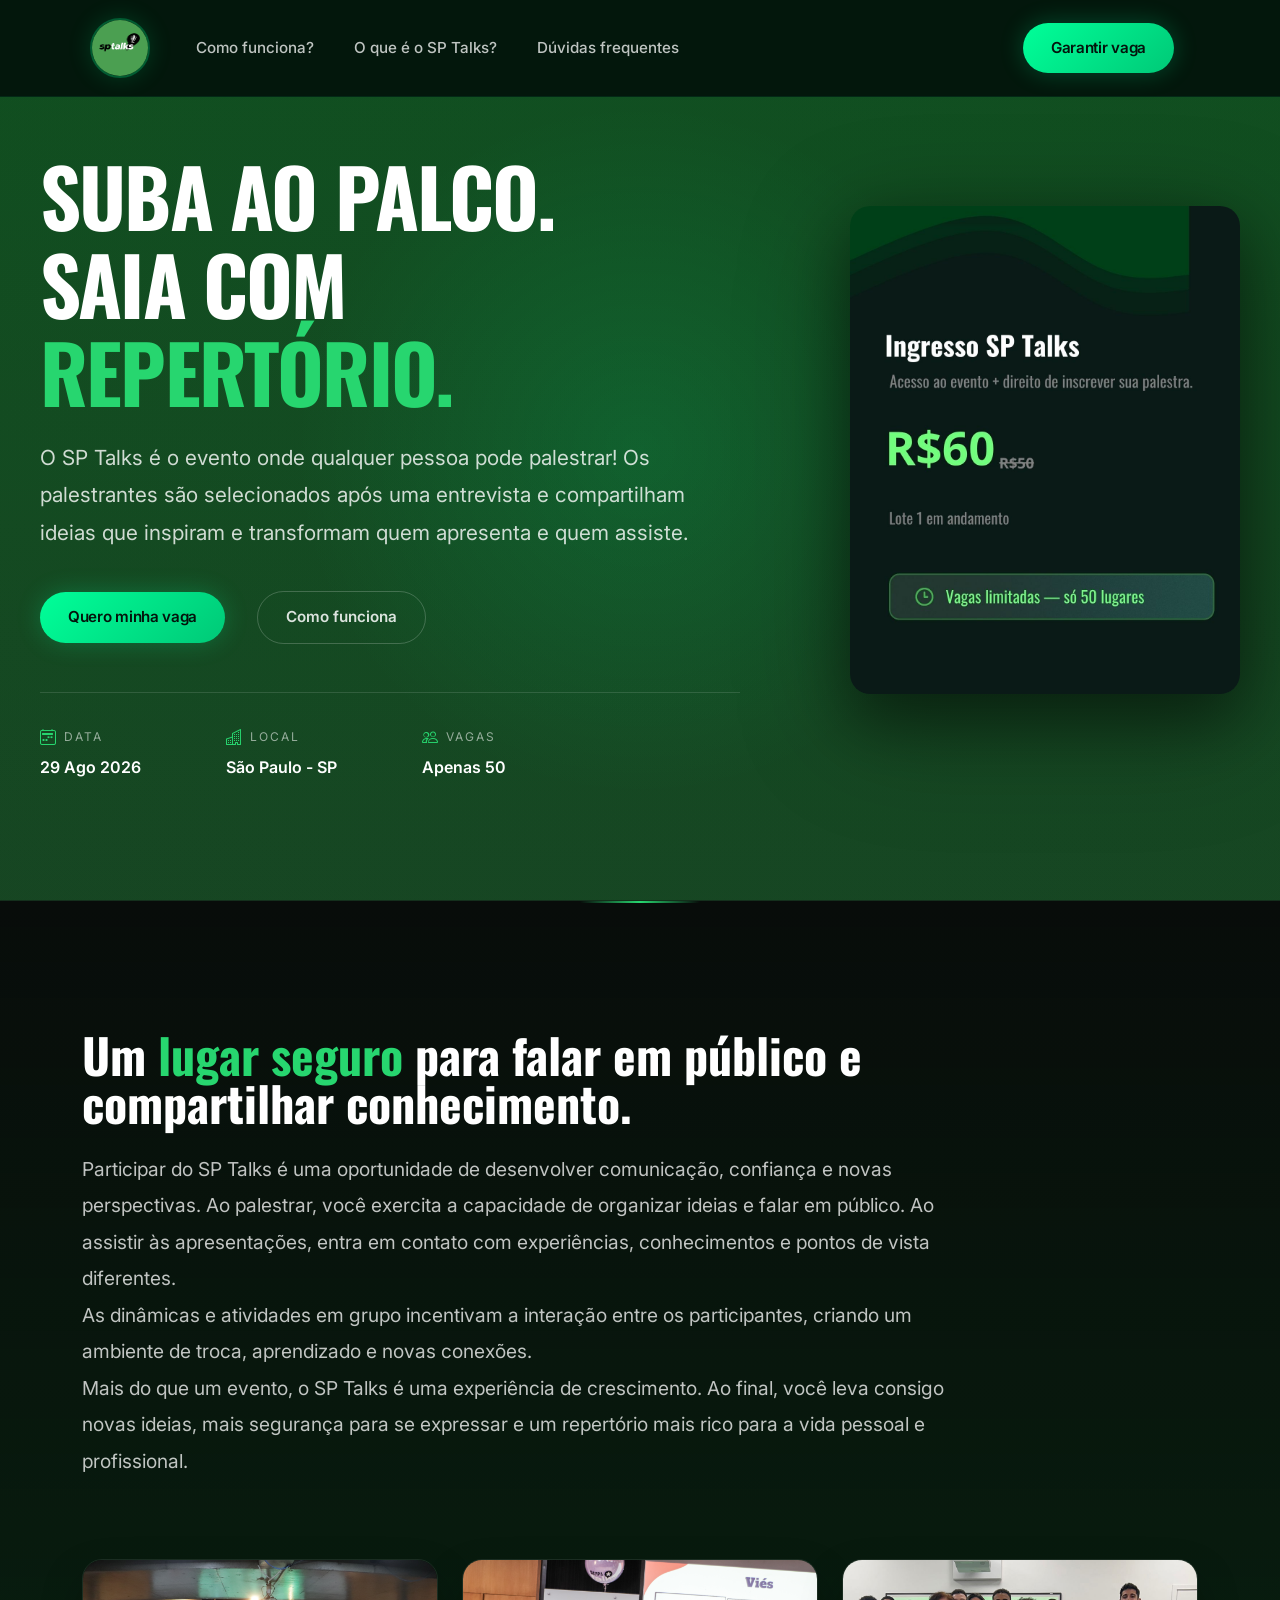
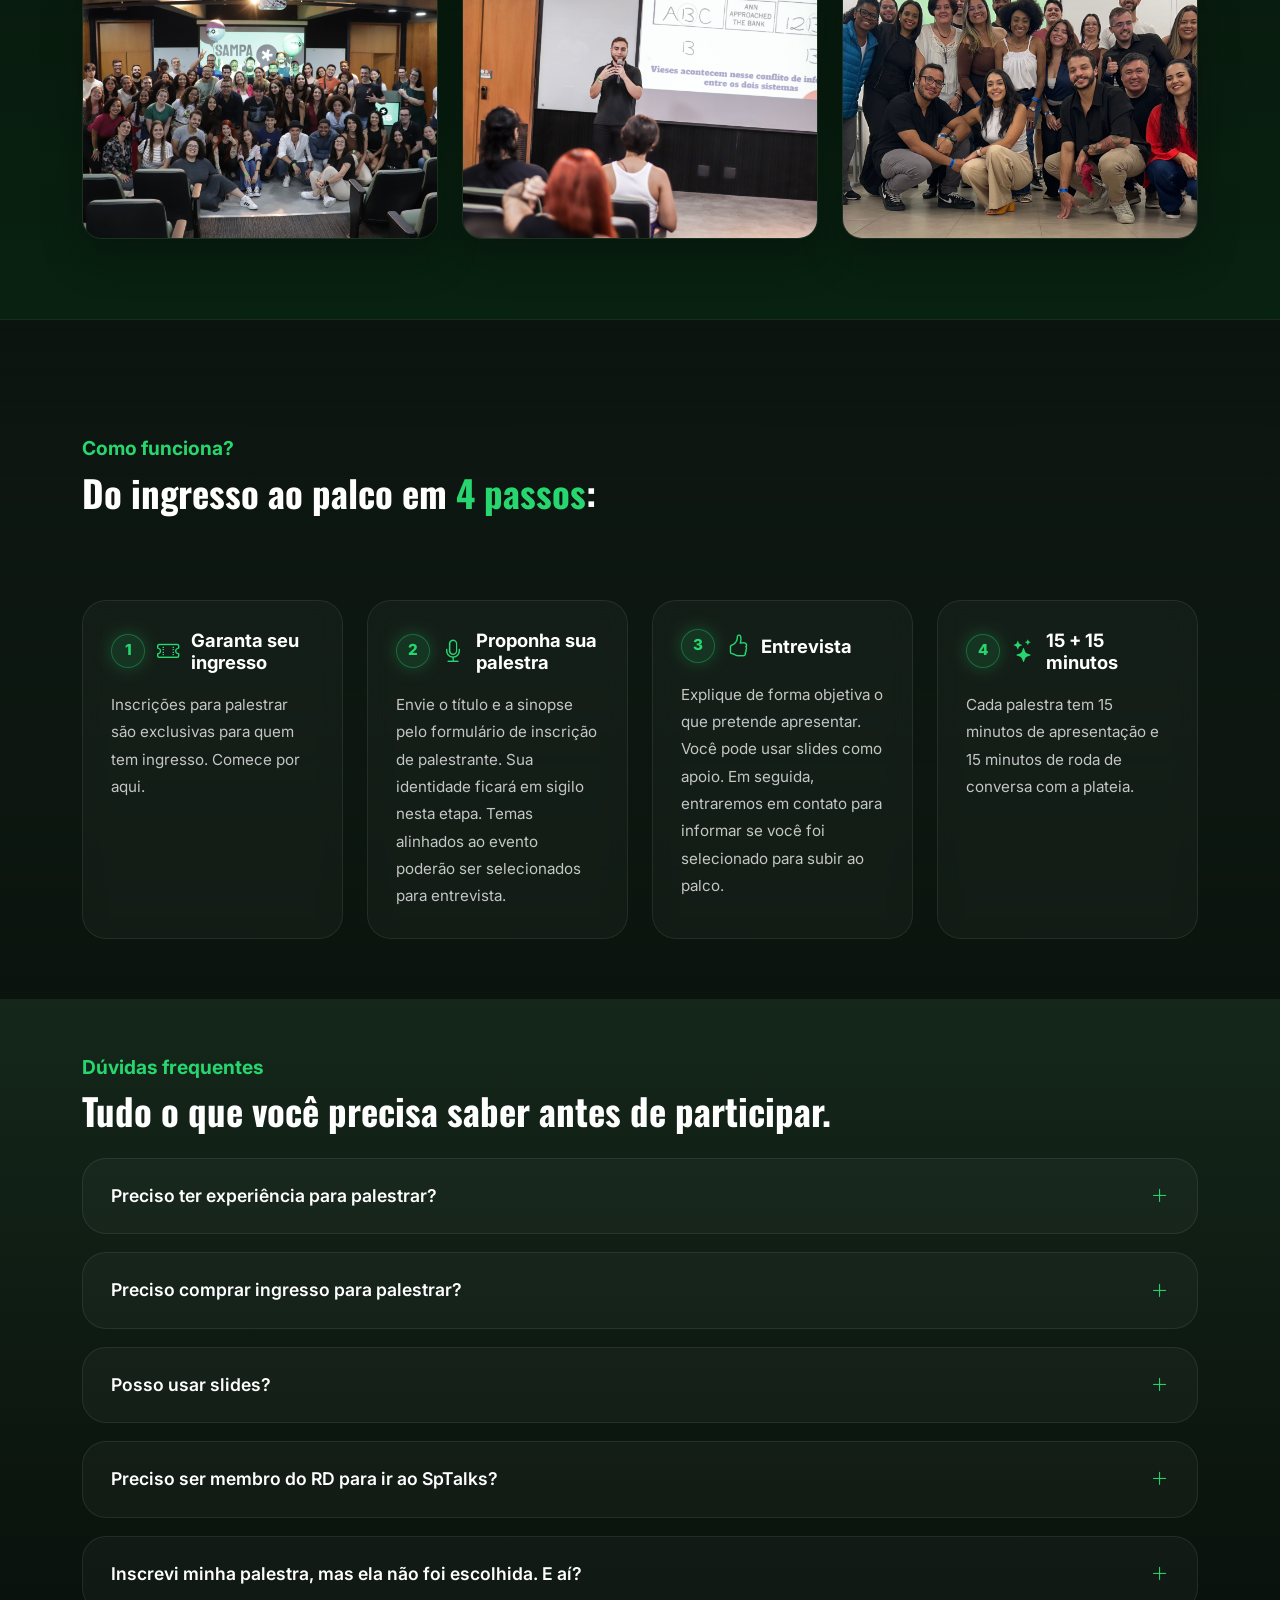
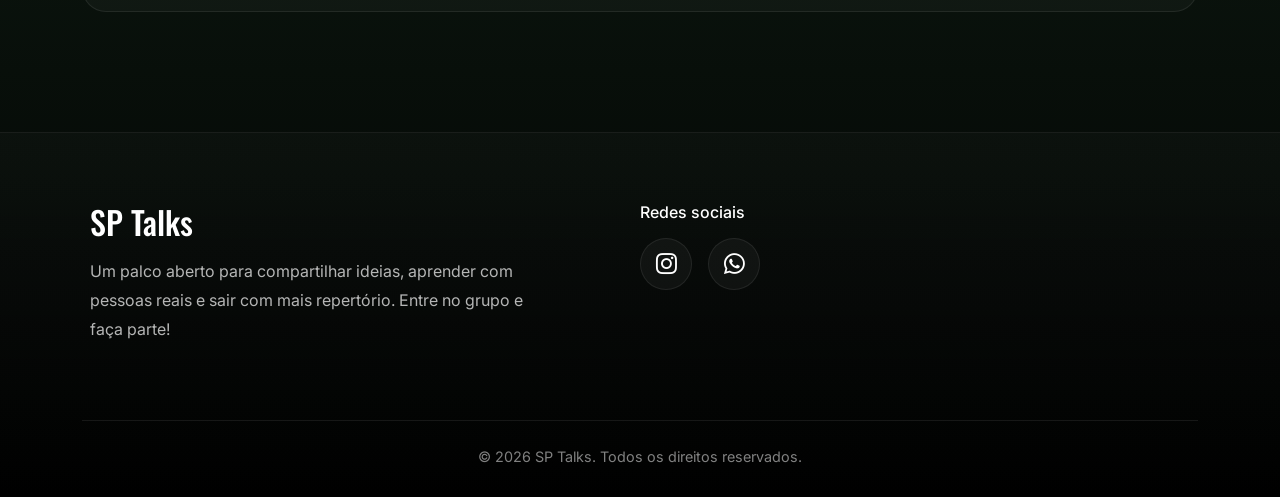
<file: index.html>
<!DOCTYPE html>
<html lang="pt-br">
<head>
    <meta charset="UTF-8">
    <meta name="viewport" content="width=device-width, initial-scale=1.0">
    <title>SpTalks</title>
    <link href="https://cdn.jsdelivr.net/npm/bootstrap@5.3.8/dist/css/bootstrap.min.css" rel="stylesheet" integrity="sha384-QWTKZyjpPEjISv5WaRU9OFeRpok6YctnYmDr5pNlyT2bRjXh0JMhjY6hW+ALEwIH" crossorigin="anonymous">
    <link rel="stylesheet" href="./src/css/style.css">
    <link rel="stylesheet" href="./src/css/responsive.css">
    <link rel="preconnect" href="https://fonts.googleapis.com">
    <link rel="preconnect" href="https://fonts.gstatic.com" crossorigin>
    <link href="https://fonts.googleapis.com/css2?family=Inter:wght@400;500;600;700;800&display=swap" rel="stylesheet">
    <link href="https://fonts.googleapis.com/css2?family=Oswald:wght@400;500;600;700&display=swap" rel="stylesheet">
    <link rel="stylesheet"href="https://cdn.jsdelivr.net/npm/bootstrap-icons@1.11.3/font/bootstrap-icons.min.css">
</head>
<body>
    <header class="header">
        <div class="container">
            <div class="header-wrapper">
                <div class="header-left">
                    <img
                        src="./src/assets/images/Logo.jpg"
                        class="logo"
                    />

                    <nav class="nav-menu">
                        <a href="#como-funciona">Como funciona?</a>
                        <a href="#sobre">O que é o SP Talks?</a>
                        <!-- <a href="#">Fotos</a>
                        <a href="#">Edições</a> -->
                        <a href="#duvidas">Dúvidas frequentes</a>
                    </nav>
                </div>

                <a
                    href="https://forms.gle/gWBkhNQui4B3Lzny8"
                    target="_blank"
                    class="btn-vaga"
                >
                    Garantir vaga
                </a>
            </div>
        </div>
    </header>

    <section class="hero py-5">
        <div class="container"> 
            <div class="hero-layout">
                <div class="hero-content">
                    <h1 class="hero-title">
                        SUBA AO PALCO. <br>
                        SAIA COM <br> 
                        <span class="highlight">REPERTÓRIO.</span>
                    </h1>

                    <p class="hero-text">
                        O SP Talks é o evento onde qualquer pessoa pode palestrar! Os palestrantes são selecionados após uma entrevista e compartilham ideias que inspiram e transformam quem apresenta e quem assiste.
                    </p>

                    <div class="hero-actions">
                        <a
                            href="https://forms.gle/gWBkhNQui4B3Lzny8"
                            target="_blank"
                            class="btn-vaga"
                        >
                            Quero minha vaga
                        </a>

                        <a href="#como-funciona" class="btn-funciona">
                            Como funciona
                        </a>
                    </div>

                    <div class="hero-divider"></div>
                        
                    <div class="hero-info">
                        <div class="info-item">
                            <div class="info-title">
                                <i class="bi bi-calendar2-week"></i>
                                <span>DATA</span>
                            </div>
                            <strong>29 Ago 2026</strong>
                        </div>

                        <div class="info-item">
                            <div class="info-title">
                                <i class="bi bi-buildings"></i>
                                <span>LOCAL</span>
                            </div>
                            <strong>São Paulo - SP</strong>
                        </div>

                        <div class="info-item">
                            <div class="info-title">
                                <i class="bi bi-people"></i>
                                <span>VAGAS</span>
                            </div>
                            <strong>Apenas 50</strong>
                        </div>
                    </div>
                </div>

                <div class="hero-image">
                    <img
                        src="./src/assets/images/Ingresso.jpg"
                        class="card-ingresso"
                    />
                </div>
            </div>
        </div>
    </section>

    <section class="about-event" id="sobre">
        <div class="container">
            <div class="hero-layout">
                <div class="hero-content">
                    <h2 class="hero-subtitle">
                        Um <span class="highlight">lugar seguro</span> para falar em público e compartilhar conhecimento.
                    </h2>

                    <p class="about-text">
                        Participar do SP Talks é uma oportunidade de desenvolver comunicação, confiança e novas perspectivas. Ao palestrar, você exercita a capacidade de organizar ideias e falar em público. Ao assistir às apresentações, entra em contato com experiências, conhecimentos e pontos de vista diferentes.
                       <br> As dinâmicas e atividades em grupo incentivam a interação entre os participantes, criando um ambiente de troca, aprendizado e novas conexões.
                       <br> Mais do que um evento, o SP Talks é uma experiência de crescimento. Ao final, você leva consigo novas ideias, mais segurança para se expressar e um repertório mais rico para a vida pessoal e profissional.                    </p>
                </div>
            </div>

            <div class="event-gallery">
                <img
                    src="./src/assets/images/foto1.jpg"
                    alt="Participantes do evento"
                    class="gallery-image"
                >

                <img
                    src="./src/assets/images/foto2.jpg"
                    alt="Palestrante apresentando"
                    class="gallery-image"
                >

                <img
                    src="./src/assets/images/foto3.jpg"
                    alt="Networking entre participantes"
                    class="gallery-image"
                >
            </div>
        </div>
    </section>

    <section class="how-works" id="como-funciona">
        <div class="container">
            <div class="hero-layout">
                <div class="hero-content">
                    <p class="about-text-works">
                        <span class="highlight"><strong>Como funciona?</strong></span>
                    </p>

                    <h2 class="hero-subtitle-works">
                        Do ingresso ao palco em <span class="highlight">4 passos</span>:
                    </h2>
                </div>
            </div>

            <div class="steps-grid">
                <div class="step-card">
                    <div class="step-title">
                        <span class="step-number">1</span>
                        <i class="bi bi-ticket-perforated"></i>
                        <h3>Garanta seu ingresso</h3>
                    </div>

                    <p>
                        Inscrições para palestrar são exclusivas para quem tem ingresso. Comece por aqui.
                    </p>
                </div>

                <div class="step-card">
                    <div class="step-title">
                        <span class="step-number">2</span>
                        <i class="bi bi-mic"></i>
                        <h3>Proponha sua palestra</h3>
                    </div>

                    <p>
                        Envie o título e a sinopse pelo formulário de inscrição de palestrante. Sua identidade ficará em sigilo nesta etapa. Temas alinhados ao evento poderão ser selecionados para entrevista.
                    </p>
                </div>

                <div class="step-card">
                    <div class="step-title">
                        <span class="step-number">3</span>
                        <i class="bi bi-hand-thumbs-up"></i>
                        <h3>Entrevista</h3>
                    </div>

                    <p>
                        Explique de forma objetiva o que pretende apresentar. Você pode usar slides como apoio. Em seguida, entraremos em contato para informar se você foi selecionado para subir ao palco.
                    </p>
                </div>

                <div class="step-card">
                    <div class="step-title">
                    <span class="step-number">4</span>
                    <i class="bi bi-stars"></i>
                    <h3>15 + 15 minutos</h3>
                    </div>

                    <p>
                        Cada palestra tem 15 minutos de apresentação e 15 minutos de roda de conversa com a plateia.
                    </p>
                </div>
            </div>
        </div>
    </section>

    <section class="faq-section" id="duvidas">
        <div class="container">
            <div class="hero-layout">
                <div class="hero-content">

                    <p class="about-text-works">
                        <span class="highlight">
                            <strong>Dúvidas frequentes</strong>
                        </span>
                    </p>

                    <h2 class="hero-subtitle-works">
                        Tudo o que você precisa saber antes de participar.
                    </h2>

                </div>
            </div>

            <div class="faq-list">

                <div class="faq-card">
                    <button class="faq-question">

                        <span>
                            Preciso ter experiência para palestrar?
                        </span>

                        <i class="bi bi-plus-lg"></i>

                    </button>

                    <div class="faq-answer">
                        Não. O SP Talks foi criado justamente para incentivar pessoas de diferentes níveis de experiência a compartilhar conhecimento.
                    </div>
                </div>

                <div class="faq-card">
                    <button class="faq-question">

                        <span>
                            Preciso comprar ingresso para palestrar?
                        </span>

                        <i class="bi bi-plus-lg"></i>

                    </button>

                    <div class="faq-answer">
                        Sim. As inscrições para palestrar são exclusivas para quem já garantiu o ingresso. Compre primeiro e depois envie sua proposta de palestra.
                    </div>
                </div>

                <div class="faq-card">
                    <button class="faq-question">

                        <span>
                            Posso usar slides?
                        </span>

                        <i class="bi bi-plus-lg"></i>

                    </button>

                    <div class="faq-answer">
                        Sim. Slides são permitidos como material de apoio durante sua apresentação.
                    </div>
                </div>

                <div class="faq-card">
                    <button class="faq-question">

                        <span>
                            Preciso ser membro do RD para ir ao SpTalks?
                        </span>

                        <i class="bi bi-plus-lg"></i>

                    </button>

                    <div class="faq-answer">
                        Não. O SPTalks é um evento para todos que buscam desenvolvimento, exposição a desafios e ganho de repertório na prática.
                    </div>
                </div>

                <div class="faq-card">
                    <button class="faq-question">

                        <span>
                            Inscrevi minha palestra, mas ela não foi escolhida. E aí?
                        </span>

                        <i class="bi bi-plus-lg"></i>

                    </button>

                    <div class="faq-answer">
                        Sem problema! Seu ingresso continua válido e você aproveita o evento inteiro como participante, assistindo às palestras e entrando nas rodas de conversa. A votação é por edição, então você pode tentar de novo na próxima!
                    </div>
                </div>
            </div>
        </div>
    </section>

    <footer class="footer">
        <div class="container">
            <div class="footer-content">
                <div class="footer-brand">
                    <h3>SP Talks</h3>

                    <p>
                        Um palco aberto para compartilhar ideias,
                        aprender com pessoas reais e sair com mais repertório. Entre no grupo e faça parte! 
                    </p>
                </div>

                <!-- <div class="footer-links">
                    <h4>Contato</h4>

                    <a href="mailto:contato@sptalks.com">
                        contato@sptalks.com
                    </a>

                    <a
                        href="chat.whatsapp.com/LC0a1g52dnbLshrYFmhkji?s=cl&p=a&mlu=3&amv=3"
                        target="_blank"
                    >
                        Grupo WhatsApp
                    </a>
                </div> -->

                <div class="footer-social">
                    <h4>Redes sociais</h4>

                    <div class="social-icons">
                        <a
                            href="https://instagram.com/_sptalks"
                            target="_blank"
                        >
                            <i class="bi bi-instagram"></i>
                        </a>

                        <a
                            href="https://chat.whatsapp.com/LC0a1g52dnbLshrYFmhkji?s=cl&p=a&mlu=3&amv=3"
                            target="_blank"
                        >
                            <i class="bi bi-whatsapp"></i>
                        </a>
                    </div>
                </div>
            </div>
            <div class="footer-bottom">
                © 2026 SP Talks. Todos os direitos reservados.
            </div>
        </div>
    </footer>

    <script src="./src/script.js"></script>
    <script src="https://cdn.jsdelivr.net/npm/bootstrap@5.3.8/dist/js/bootstrap.bundle.min.js"></script>
</body>
</html>
</file>
<file: src/css/style.css>
/* * {
  outline: 1px solid red;
} */

* {
  box-sizing: border-box;
}

html {
    scroll-behavior: smooth;
}

html,
body {
  width: 100%;
  overflow-x: hidden;
  margin: 0;
  padding: 0;
}

body {
    background:
        radial-gradient(
            circle at top center,
            rgba(18, 95, 53, 0.12),
            transparent 35%
        ),
        linear-gradient(
            180deg,
            #104e1e 0%,
            #092712e8 55%,
            #000000 100%
        );
    color: white;
    font-family: 'Inter', sans-serif;
    overflow-x: hidden;
}

.hero {
  min-height: 100vh;
  display: flex;
  align-items: center;
  justify-content: center;
  padding-top: 120px;
  padding-bottom: 80px;
  position: relative;
}

.hero-btn {
  background: black;
  color: white;
  border-radius: 999px;
  padding: 14px 28px;
}

.header {
  position: fixed;
  top: 0;
  width: 100%;
  z-index: 999;
  padding: 18px 0;
  background:
    rgba(3, 19, 11, 0.92);
  backdrop-filter: blur(18px);
  border-bottom:
    1px solid rgba(0,255,140,0.08);
  transition: 0.3s ease;
}

.header-wrapper {
  display: flex;
  align-items: center;
  justify-content: space-between;
  max-width: 1100px;
  margin: 0 auto;
}

.header-left {
  display: flex;
  align-items: center;
  gap: 46px;
}

.header .container {
  max-width: 1200px;
  width: 100%;
  padding-left: 24px;
  padding-right: 24px;
}

.logo {
  width: 60px;
  height: 60px;
  border-radius: 50%;
  object-fit: cover;
  border:
    2px solid rgba(0,255,140,0.3);
  box-shadow:
    0 0 25px rgba(0,255,140,0.15);
}

.nav-menu {
  display: flex;
  align-items: center;
  gap: 40px;
}

.nav-menu a {
  color: rgba(255,255,255,0.75);
  text-decoration: none;
  font-size: 0.95rem;
  font-weight: 500;
  transition: 0.3s;
  position: relative;
}

.nav-menu a::after {
  content: '';
  position: absolute;
  left: 0;
  bottom: -6px;
  width: 0%;
  height: 2px;
  background:
    linear-gradient(
      90deg,
      #1ecf45,
      #abdfb9
    );
  transition: 0.3s;
}

.nav-menu a:hover {
  color: white;
}

.nav-menu a:hover::after {
  width: 100%;
}

.header-right {
  display: flex;
  align-items: center;
  gap: 16px;
}

.header-btn {
  background: black;
  color: white;
  padding: 12px 22px;
  border-radius: 999px;
  text-decoration: none;
  font-weight: 600;
  transition: 0.3s;
}

.header-btn:hover {
  transform: translateY(-2px);
}

.btn-vaga {
  border: none;
  background:
    linear-gradient(
      135deg,
      #00ff99,
      #00c977
    );
  color: #04130c;
  border-radius: 999px;
  text-decoration: none;
  padding: 14px 28px;
  font-family: 'Inter', sans-serif;
  font-size: 0.95rem;
  font-weight: 600;
  letter-spacing: -0.3px;
  cursor: pointer;
  transition: all 0.3s ease;
  box-shadow:
    0 0 25px rgba(0,255,153,0.22);
  margin-right: 16px;
}

.menu-toggle {
  display: none;
  background: none;
  border: none;
  color: white;
  font-size: 2rem;
  cursor: pointer;
}

.btn-vaga:hover {
  transform:
    translateY(-3px);
  box-shadow:
    0 12px 35px rgba(0,255,153,0.38);
}

/* começa Css Conteúdo */

.hero-title {
    font-size: 5rem;
    font-weight: 800;
    line-height: 1.1;
    letter-spacing: -1.8px;
    margin-bottom: 24px;
    color: white;
    font-family: 'Oswald', sans-serif;
}

.hero-subtitle {
    font-size: 2.1rem;
    font-weight: 100;
    line-height: 1.0;
    letter-spacing: -0px;
    color: white;
    font-family: 'Oswald', sans-serif;
}


.hero-text {
    max-width: 700px;
    margin: 0 0 40px 0;
    font-size: 1.3rem;
    line-height: 1.8;
    color: rgba(255,255,255,0.8);
}

.hero .container {
    max-width: 1300px;
}

.hero-content {
    flex: 1;
    max-width: none;
    margin: 0;
    text-align: left;
    position: relative;
    z-index: 2;
    margin-top: 50px;
    margin-bottom: 20px;
}

.hero::before {
    content: '';
    position: absolute;
    width: 700px;
    height: 700px;
    top: 50%;
    left: 50%;
    transform: translate(-50%, -50%);
    background:
        radial-gradient(
            circle,
            rgba(0,255,140,0.12),
            transparent 70%
        );
    pointer-events: none;
}

.hero-layout {
    display: flex;
    align-items: center;
    justify-content: center;
    gap: 80px;
    max-width: 1200px;
    margin: 0 auto;
}

.hero-image {
    flex-shrink: 0;
}

.card-ingresso {
    width: 100%;
    max-width: 390px;
    border-radius: 20px;
    box-shadow:
      0 25px 60px rgba(0,0,0,.35);
      filter:
      drop-shadow(
          0 20px 50px rgba(0,0,0,.35)
      );
    transition: transform .3s ease;
}

.card-ingresso:hover {
    transform:
      rotate(0deg)
      translateY(-8px);
}

/* Segunda Section */

.about-event {
    padding: 80px 0;
    position: relative;
    background:
        linear-gradient(
            180deg,
            #080c0a 0%,
            #021a0ac5 100%
        );
    border-top: 1px solid rgba(255,255,255,0.05);
}

.about-event .hero-subtitle {
    max-width: 900px;
    margin-bottom: 24px;
    text-align: left;
    font-size: 3rem;
    font-weight: 700;
    color: white;
}

.about-text {
    max-width: 900px;
    margin-bottom: 0px;
    text-align: left;
    font-size: 1.2rem;
    line-height: 1.9;
    color: rgba(255,255,255,0.75);
}

.about-event::before {
    content: '';
    position: absolute;
    top: 0;
    left: 50%;
    transform: translateX(-50%);
    width: 120px;
    height: 2px;
    background: linear-gradient(
        90deg,
        transparent,
        #27d66f,
        transparent
    );
}

.event-gallery {
    display: grid;
    grid-template-columns: repeat(3, 1fr);
    gap: 24px;
    margin-top: 60px;
}

.gallery-image {
    width: 100%;
    height: 280px;
    object-fit: cover;
    border-radius: 20px;
    border: 1px solid rgba(255,255,255,0.08);
    box-shadow:
        0 20px 40px rgba(0,0,0,.25);
    transition: all .3s ease;
}

.gallery-image:hover {
    transform:
        translateY(-8px);
    box-shadow:
        0 30px 60px rgba(0,0,0,.35);
}

.about-content {
    max-width: 650px; /* mesmo valor do hero-content */
}

.btn-funciona {
  display: inline-flex;
  align-items: center;
  justify-content: center;
  padding: 14px 28px;
  border-radius: 999px;
  border: 1px solid rgba(255,255,255,0.2);
  background: transparent;
  color: rgba(255,255,255,0.85);
  text-decoration: none;
  font-family: 'Inter', sans-serif;
  font-size: 0.95rem;
  font-weight: 600;
  transition: all .3s ease;
}

.btn-funciona:hover {
  border-color: rgba(255,255,255,0.45);
  background: rgba(255,255,255,0.05);
  color: white;
}

.hero-actions {
  display: flex;
  gap: 16px;
  align-items: center;
  margin-top: 32px;
  margin-bottom: 48px;
  flex-wrap: wrap;
}

.hero-divider {
  width: 100%;
  max-width: 700px;
  height: 1px;
  background: rgba(255,255,255,0.12);
  margin: 0 0 32px 0;
  margin-top: 40px;
}

.hero-info {
  display: flex;
  gap: 45px;
  flex-wrap: wrap;
  align-items: center;
}

.info-item {
  display: flex;
  flex-direction: column;
  position: relative;
  padding-right: 40px;
}

.info-label {
  font-size: 0.75rem;
  letter-spacing: 2px;
  color: rgba(255,255,255,0.5);
}

.info-item strong {
  color: white;
  font-size: 1rem;
  font-weight: 600;
}

.info-title {
  display: flex;
  align-items: center;
  gap: 8px;
  margin-bottom: 6px;
}

.info-title i {
  color: #27d66f;
  font-size: 1rem;
}

.info-title span {
  font-size: 0.75rem;
  letter-spacing: 2px;
  color: rgba(255,255,255,0.55);
}


/* Terceira section begin*/
.how-works {
    padding: 60px 0;
    position: relative;
    background:
        linear-gradient(
            180deg,
            #0c1410 0%,
            #0000007e 100%
        );
    border-top: 1px solid rgba(255,255,255,0.05);
}

.how-works .hero-subtitle-works {
    max-width: 700px;
    text-align: left;
    font-size: 2.3rem;
    font-weight: 700;
    line-height: 1.0;
    color: white;
}

.hero-subtitle-works {
    font-size: 2.3rem;
    font-weight: 700;
    line-height: 1.0;
    letter-spacing: -0px;
    color: white;
    font-family: 'Oswald', sans-serif;
    margin-top: 0;
}

.about-text-works {
    text-align: left;
    font-size: 1.2rem;
    line-height: 1.9;
    margin-bottom: 8px;
}
/* Terceira section end*/

/* Terceira section begin - Cards*/ 
.steps-grid {
    display: grid;
    grid-template-columns: repeat(4, 1fr);
    gap: 24px;
    margin-top: 60px;
}

.step-card {
    background: rgba(255,255,255,0.03);
    border: 1px solid rgba(255,255,255,0.08);
    border-radius: 24px;
    padding: 28px;
    min-height: 230px;
    backdrop-filter: blur(10px);
    transition: all .3s ease;
}

.step-card:hover {
    transform: translateY(-6px);
    border-color: rgba(39,214,111,.35);
    box-shadow:
        0 15px 40px rgba(0,0,0,.25);
}

.step-title {
    display: flex;
    align-items: center;
    gap: 12px;
    margin-bottom: 18px;
}

.step-title i {
    color: #27d66f;
    font-size: 1.4rem;
}

.step-title h3 {
    margin: 0;
    font-size: 1.15rem;
    font-weight: 700;
    color: white;
}

.step-card p {
    margin: 0;
    color: rgba(255,255,255,.75);
    line-height: 1.8;
    font-size: .95rem;
}

.step-number {
    width: 34px;
    height: 34px;
    border-radius: 999px;
    display: flex;
    align-items: center;
    justify-content: center;
    background:
        rgba(39,214,111,.12);
    border:
        1px solid rgba(39,214,111,.35);
    color: #27d66f;
    font-weight: 800;
    font-size: 0.95rem;
    flex-shrink: 0;
    box-shadow:
        0 0 18px rgba(39,214,111,.25);
    padding: 6px 12px;
}
/* Terceira section end - Cards*/ 

/* Quarta section start - Faq*/ 

.faq-card {
    background: rgba(255,255,255,0.03);
    border: 1px solid rgba(255,255,255,0.08);
    border-radius: 24px;
    margin-bottom: 18px;
    overflow: hidden;
    transition: all .3s ease;
}

.faq-card:hover {
    border-color: rgba(39,214,111,.35);
}

.faq-question {
    width: 100%;
    background: transparent;
    border: none;
    color: white;
    display: flex;
    align-items: center;
    justify-content: space-between;
    padding: 24px 28px;
    cursor: pointer;
    font-size: 1.1rem;
    font-weight: 600;
    text-align: left;
}

.faq-question i {
    color: #27d66f;
    transition: transform .3s ease;
}

.faq-answer {
    max-height: 0;
    overflow: hidden;
    transition: all .35s ease;
    color: rgba(255,255,255,.75);
    line-height: 1.8;
    padding: 0 28px;
}

.faq-card.active .faq-answer {
    max-height: 300px;
    padding:
        0 28px 24px 28px;
}

.faq-card.active .faq-question i {
    transform: rotate(45deg);
}

/* Footer - inicio */ 

.footer {
    margin-top: 120px;
    background:
        linear-gradient(
            180deg,
            rgba(255,255,255,0.02),
            rgba(0,0,0,0.15)
        );
    border-top:
        1px solid rgba(255,255,255,0.08);
    padding: 70px 0 30px;
}

/* .footer-content {
    display: flex;
    justify-content: center;
    align-items: flex-start;
    gap: 80px;
    flex-wrap: wrap;
    max-width: 1000px;
    margin: 0 auto;
} */

.footer-content {
    display: grid;
    grid-template-columns:
        2fr 1fr 1fr;
    gap: 80px;
    max-width: 1100px;
    margin: 0 auto;
}

.footer-brand {
    flex: 1;
    min-width: 320px;
    max-width: 450px;
}

.footer-brand h3 {
    font-size: 2rem;
    color: white;
    margin-bottom: 16px;
    font-family: 'Oswald', sans-serif;
}

.footer-brand p {
    color: rgba(255,255,255,0.7);
    line-height: 1.8;
}

.footer-links,
.footer-social {
    display: flex;
    min-width: 180px;
    flex-direction: column;
}

.footer-links h4,
.footer-social h4 {
    color: white;
    margin-bottom: 16px;
    font-size: 1rem;
}

.footer-links a {
    color: rgba(255,255,255,0.7);
    text-decoration: none;
    margin-bottom: 10px;
    transition: .3s;
}

.footer-links a:hover {
    color: #27d66f;
}

.social-icons {
    display: flex;
    gap: 16px;
}

.social-icons a {
    width: 52px;
    height: 52px;
    border-radius: 50%;
    display: flex;
    align-items: center;
    justify-content: center;
    background:
        rgba(255,255,255,0.04);
    border:
        1px solid rgba(255,255,255,0.08);
    color: white;
    text-decoration: none;
    font-size: 1.3rem;
    transition: all .3s ease;
}

.social-icons a:hover {
    transform: translateY(-4px);
    border-color: #27d66f;
    color: #27d66f;
    box-shadow:
        0 0 25px rgba(39,214,111,.25);
}

.footer-bottom {
    margin-top: 60px;
    padding-top: 25px;
    border-top:
        1px solid rgba(255,255,255,0.08);
    text-align: center;
    color: rgba(255,255,255,0.5);
    font-size: .9rem;
}
</file>
<file: src/css/responsive.css>
@media (max-width: 992px) {
    .nav-menu {
    display: none;
    }

    .menu-toggle {
    display: block;
    }

    .col-12 {
    display: flex;
    align-items: center;
    }

    .hero {
        padding-top: 140px;
    }
    .hero-title {
        font-size: 3.5rem;

        letter-spacing: -1px;
    }
    .hero-text {
        font-size: 1.1rem;
        max-width: 600px;
    }

    .header.scrolled {
        background:
            rgba(5, 22, 14, 0.98);
        box-shadow:
            0 10px 40px rgba(0,0,0,0.4);
        padding: 14px 0;
    }
}


@media (max-width: 768px) {
  .hero {
    padding-top: 110px;
    padding-bottom: 60px;
    min-height: auto;
  }

  .hero-title {
    font-size: 3.4rem;
    line-height: 0.95;
  }

  .hero-text {
    font-size: 1.15rem;
    line-height: 1.7;
  }

  .hero-info {
    align-items: flex-start;
    text-align: left;
  }

  .hero-layout {
    flex-direction: column;
  }

  .hero-image {
    width: 100%;
    display: flex;
    justify-content: center;
    margin-top: 40px;
    }

  .card-ingresso {
      max-width: 320px;
    }

  .header .container {
    width: 100%;
    max-width: 100%;
    padding: 0 16px;
  }
  .btn-vaga {
    margin-right: 0;
    padding: 10px 16px;
    font-size: 1rem;
  }
  .btn-funciona {
    margin-right: 0;
    padding: 10px 16px;
    font-size: 1rem;
    
  }
  .logo {
    width: 48px;
    height: 48px;
  }

  .header-wrapper {
    width: 100%;
    max-width: 100%;
    display: flex;
    justify-content: space-between;
    align-items: center;
  }
  .header-left {
    gap: 12px;
  }
  .header .btn-vaga {
    padding: 10px 14px;
    font-size: 0.85rem;
  }
  .hero-content {
    text-align: left;
    padding: 0 24px;
  }
  .hero-info {
    align-items: flex-start;
    text-align: left;
    width: 100%;
  }
  .info-item {
    padding-right: 0;
  }
  .info-item::after {
    display: none;
  }
    .nav-menu {
    display: none;
  }
  .info-title i {
    font-size: 1.3rem;
  }
  .info-item strong {
    font-size: 1.15rem;
  }
  .hero-actions {
    display: flex;
    flex-direction: column;
    align-items: flex-start;
    gap: 20px;
    margin-top: 32px;
    margin-bottom: 40px;
  }

  .hero-actions a {
    flex: 1;
    min-width: 140px;
    align-items: flex-start;
  }
  .hero-actions .btn-vaga,
  .hero-actions .btn-funciona{
    width: 100%;
    max-width: 320px;
    min-height: 58px;
    display: flex;
    align-items: center;
    justify-content: center;
    font-size: 1rem;
  }

/* Segunda Section mobile*/
    .event-gallery {
        grid-template-columns: 1fr;
        gap: 20px;
    }

    .gallery-image {
        height: 240px;
    }

    .about-event .hero-subtitle {

        font-size: 2.2rem;
    }
    .about-text {
        font-size: 1.05rem;
    }

  /* Terceira Section mobile*/
    .event-gallery-works {
        grid-template-columns: 1fr;
        gap: 20px;
    }

    .gallery-image-works {
        height: 240px;
    }

    .about-event .hero-subtitle {

        font-size: 2.2rem;
    }
    .about-text {
        font-size: 1.05rem;
    }

  /* Terceira Section mobile - cards*/

    .steps-grid {
      grid-template-columns: 1fr;
      gap: 18px;
    }

    .step-card {
      min-height: auto;
      padding: 24px;
    }

    /* footer mobile*/

    @media (max-width: 768px) {

    .footer {
        margin-top: 80px;
        padding: 50px 0 25px;
    }

    .footer-content {
        flex-direction: column;
        gap: 40px;
        grid-template-columns: 1fr;
        text-align: center;
    }

    .footer-brand {
        max-width: 100%;
    }

    .social-icons {
        justify-content: center;
    }

    .footer-links,
    .footer-social {
        align-items: center;
    }

    .footer-brand h3 {
        font-size: 1.8rem;
    }
}

}


@media (max-width: 480px) {
    .hero-title {
      font-size: 2.7rem;
      line-height: 1.05;
    }
    .hero-text {
      font-size: 0.95rem;
    }
}

.highlight {
    color: #27d66f;
}
</file>
